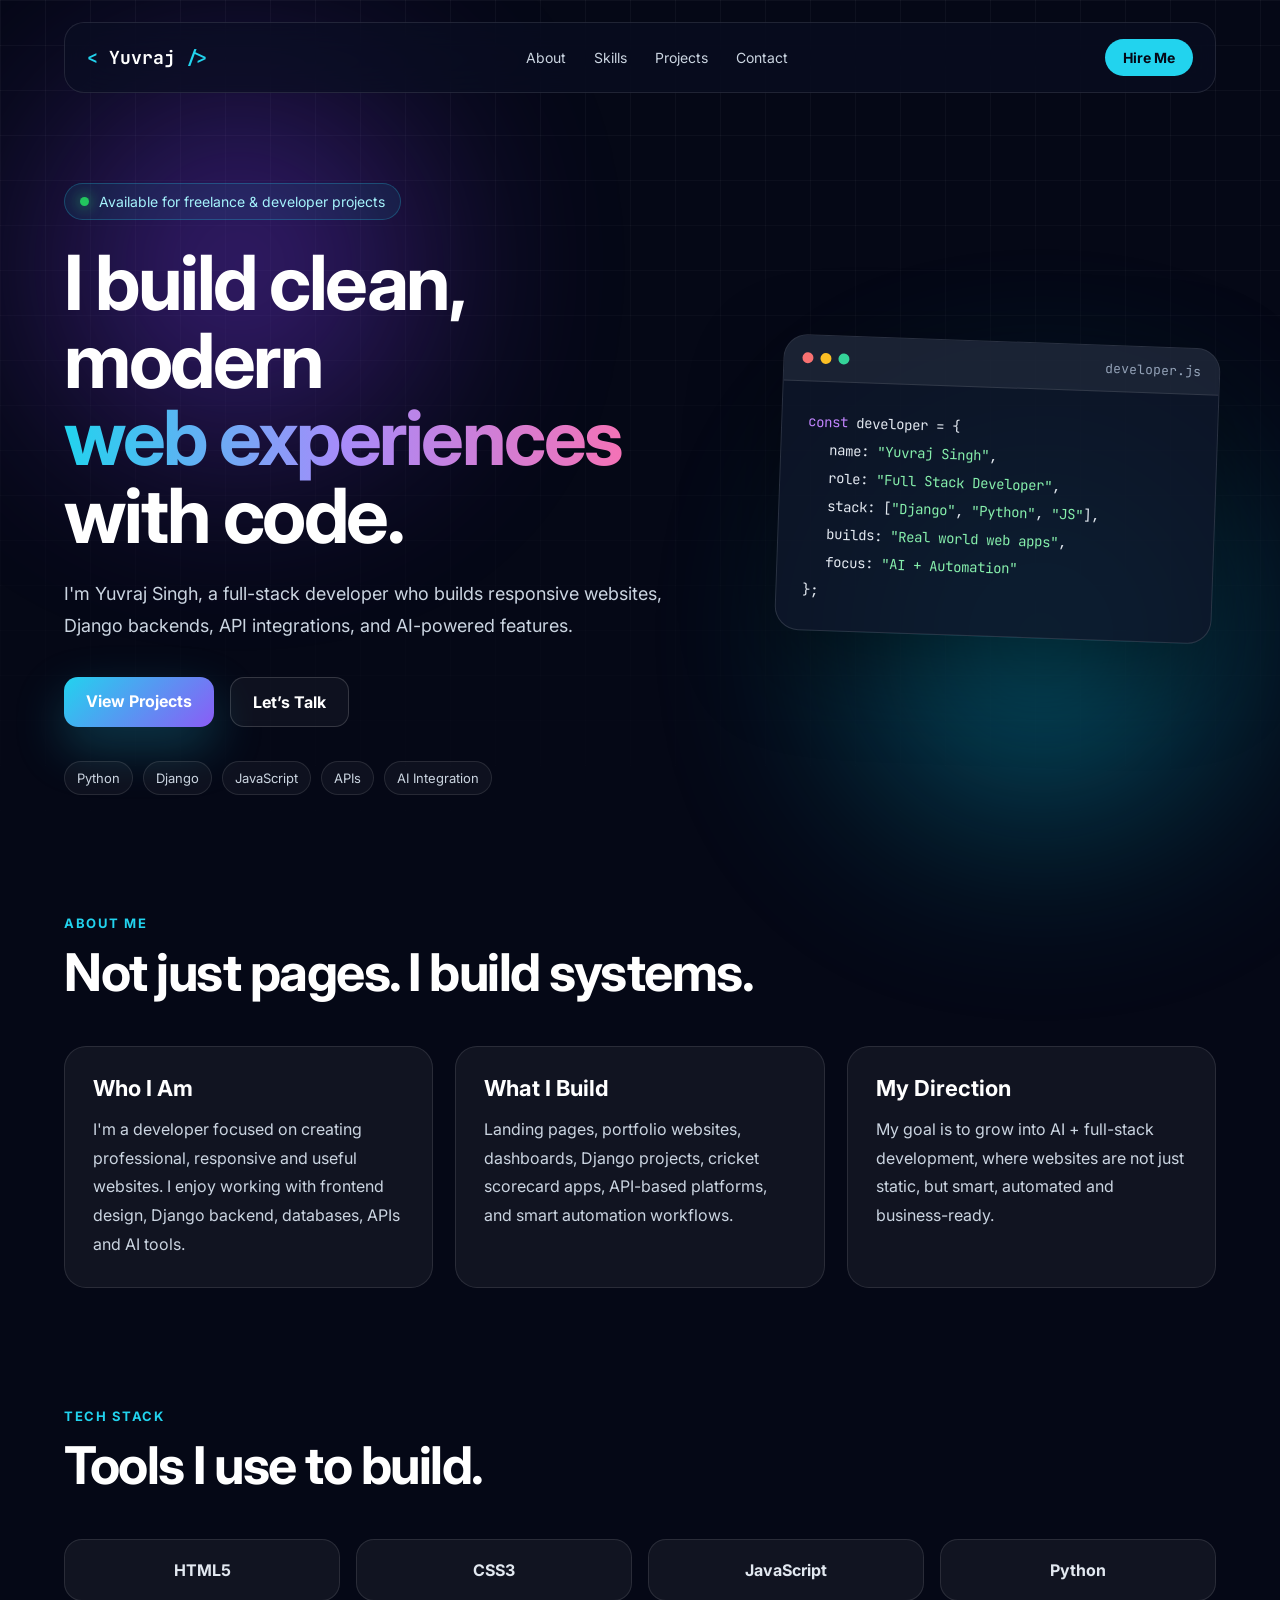
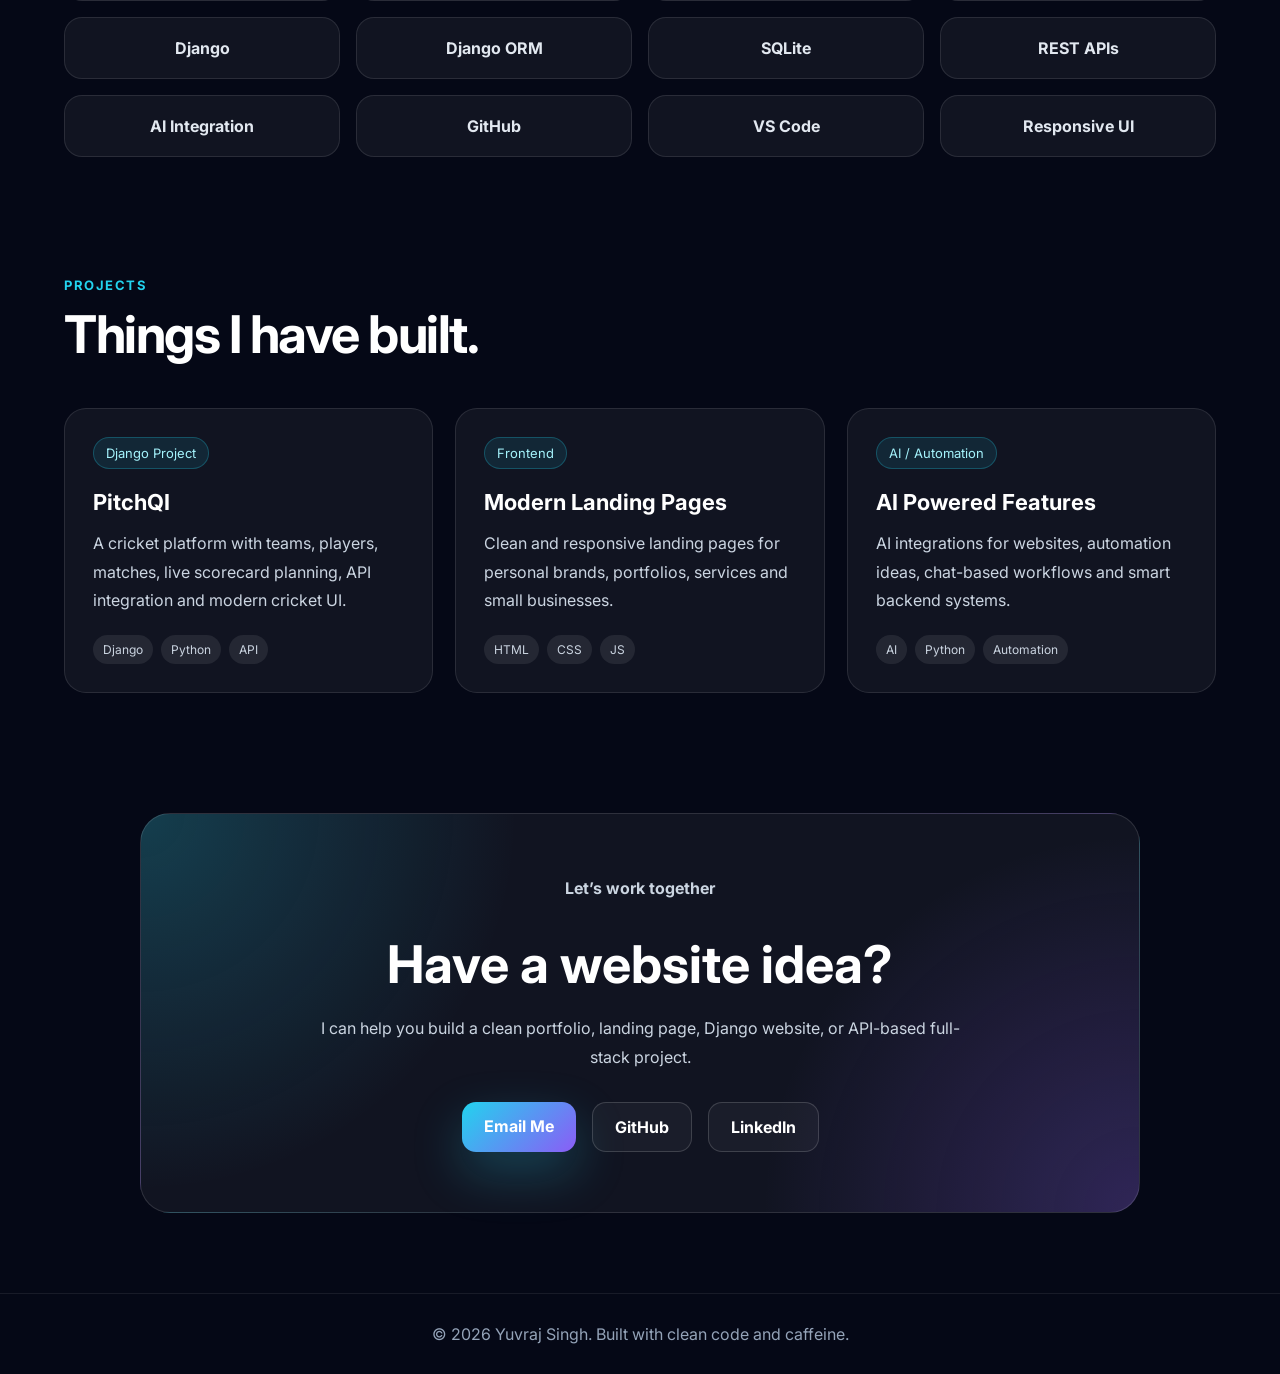
<file: index.html>
<!DOCTYPE html>
<html lang="en">

<head>
    <meta charset="UTF-8" />
    <meta name="viewport" content="width=device-width, initial-scale=1.0" />
    <title>Yuvraj Singh | Full Stack Developer</title>

    <link rel="stylesheet" href="portfolio.css" />

    <!-- Google Font -->
    <link rel="preconnect" href="https://fonts.googleapis.com">
    <link rel="preconnect" href="https://fonts.gstatic.com" crossorigin>
    <link href="https://fonts.googleapis.com/css2?family=Inter:wght@400;500;600;700;800&family=JetBrains+Mono:wght@400;600&display=swap" rel="stylesheet">
</head>

<body>

    <!-- Background Effects -->
    <div class="bg-grid"></div>
    <div class="glow glow-one"></div>
    <div class="glow glow-two"></div>

    <!-- Navbar -->
    <header class="navbar">
        <div class="logo">
            <span>&lt;</span> Yuvraj <span>/&gt;</span>
        </div>

        <nav class="nav-links">
            <a href="#about">About</a>
            <a href="#skills">Skills</a>
            <a href="#projects">Projects</a>
            <a href="#contact">Contact</a>
        </nav>

        <a href="#contact" class="nav-btn">Hire Me</a>
    </header>

    <!-- Hero Section -->
    <section class="hero">
        <div class="hero-content">

            <div class="status-pill">
                <span class="dot"></span>
                Available for freelance & developer projects
            </div>

            <h1>
                I build clean, modern <br />
                <span>web experiences</span> with code.
            </h1>

            <p class="hero-text">
                I'm Yuvraj Singh, a full-stack developer who builds responsive websites,
                Django backends, API integrations, and AI-powered features.
            </p>

            <div class="hero-buttons">
                <a href="#projects" class="primary-btn">View Projects</a>
                <a href="#contact" class="secondary-btn">Let’s Talk</a>
            </div>

            <div class="tech-row">
                <span>Python</span>
                <span>Django</span>
                <span>JavaScript</span>
                <span>APIs</span>
                <span>AI Integration</span>
            </div>
        </div>

        <div class="hero-card">
            <div class="card-top">
                <div class="mac-dots">
                    <span></span>
                    <span></span>
                    <span></span>
                </div>
                <p>developer.js</p>
            </div>

            <div class="code-box">
                <p><span class="purple">const</span> developer = {</p>
                <p class="indent">name: <span class="green">"Yuvraj Singh"</span>,</p>
                <p class="indent">role: <span class="green">"Full Stack Developer"</span>,</p>
                <p class="indent">stack: [<span class="green">"Django"</span>, <span class="green">"Python"</span>, <span class="green">"JS"</span>],</p>
                <p class="indent">builds: <span class="green">"Real world web apps"</span>,</p>
                <p class="indent">focus: <span class="green">"AI + Automation"</span></p>
                <p>};</p>
            </div>
        </div>
    </section>

    <!-- About -->
    <section class="section" id="about">
        <div class="section-heading">
            <p>About Me</p>
            <h2>Not just pages. I build systems.</h2>
        </div>

        <div class="about-grid">
            <div class="about-card">
                <h3>Who I Am</h3>
                <p>
                    I'm a developer focused on creating professional, responsive and useful websites.
                    I enjoy working with frontend design, Django backend, databases, APIs and AI tools.
                </p>
            </div>

            <div class="about-card">
                <h3>What I Build</h3>
                <p>
                    Landing pages, portfolio websites, dashboards, Django projects, cricket scorecard apps,
                    API-based platforms, and smart automation workflows.
                </p>
            </div>

            <div class="about-card">
                <h3>My Direction</h3>
                <p>
                    My goal is to grow into AI + full-stack development, where websites are not just static,
                    but smart, automated and business-ready.
                </p>
            </div>
        </div>
    </section>

    <!-- Skills -->
    <section class="section" id="skills">
        <div class="section-heading">
            <p>Tech Stack</p>
            <h2>Tools I use to build.</h2>
        </div>

        <div class="skills-grid">
            <div class="skill-card">HTML5</div>
            <div class="skill-card">CSS3</div>
            <div class="skill-card">JavaScript</div>
            <div class="skill-card">Python</div>
            <div class="skill-card">Django</div>
            <div class="skill-card">Django ORM</div>
            <div class="skill-card">SQLite</div>
            <div class="skill-card">REST APIs</div>
            <div class="skill-card">AI Integration</div>
            <div class="skill-card">GitHub</div>
            <div class="skill-card">VS Code</div>
            <div class="skill-card">Responsive UI</div>
        </div>
    </section>

    <!-- Projects -->
    <section class="section" id="projects">
        <div class="section-heading">
            <p>Projects</p>
            <h2>Things I have built.</h2>
        </div>

        <div class="projects-grid">

            <div class="project-card">
                <div class="project-tag">Django Project</div>
                <h3>PitchQI</h3>
                <p>
                    A cricket platform with teams, players, matches, live scorecard planning,
                    API integration and modern cricket UI.
                </p>
                <div class="project-tech">
                    <span>Django</span>
                    <span>Python</span>
                    <span>API</span>
                </div>
            </div>

            <div class="project-card">
                <div class="project-tag">Frontend</div>
                <h3>Modern Landing Pages</h3>
                <p>
                    Clean and responsive landing pages for personal brands, portfolios,
                    services and small businesses.
                </p>
                <div class="project-tech">
                    <span>HTML</span>
                    <span>CSS</span>
                    <span>JS</span>
                </div>
            </div>

            <div class="project-card">
                <div class="project-tag">AI / Automation</div>
                <h3>AI Powered Features</h3>
                <p>
                    AI integrations for websites, automation ideas, chat-based workflows
                    and smart backend systems.
                </p>
                <div class="project-tech">
                    <span>AI</span>
                    <span>Python</span>
                    <span>Automation</span>
                </div>
            </div>

        </div>
    </section>

    <!-- Contact -->
    <section class="contact-section" id="contact">
        <div class="contact-box">
            <p class="contact-label">Let’s work together</p>
            <h2>Have a website idea?</h2>
            <p>
                I can help you build a clean portfolio, landing page, Django website,
                or API-based full-stack project.
            </p>

            <div class="contact-actions">
                <a href="mailto:contact.yuvicreates@gmail.com" class="primary-btn">Email Me</a>
                <a href="https://github.com/Yuvraj14singh" class="secondary-btn">GitHub</a>
                <a href="https://www.linkedin.com/in/yuvraj-singh-127b88280/" class="secondary-btn" target="_blank" rel="noopener noreferrer">LinkedIn</a>
            </div>
        </div>
    </section>

    <footer>
        <p>© 2026 Yuvraj Singh. Built with clean code and caffeine.</p>
    </footer>

    <script src="portfolio.js"></script>
</body>

</html>
</file>
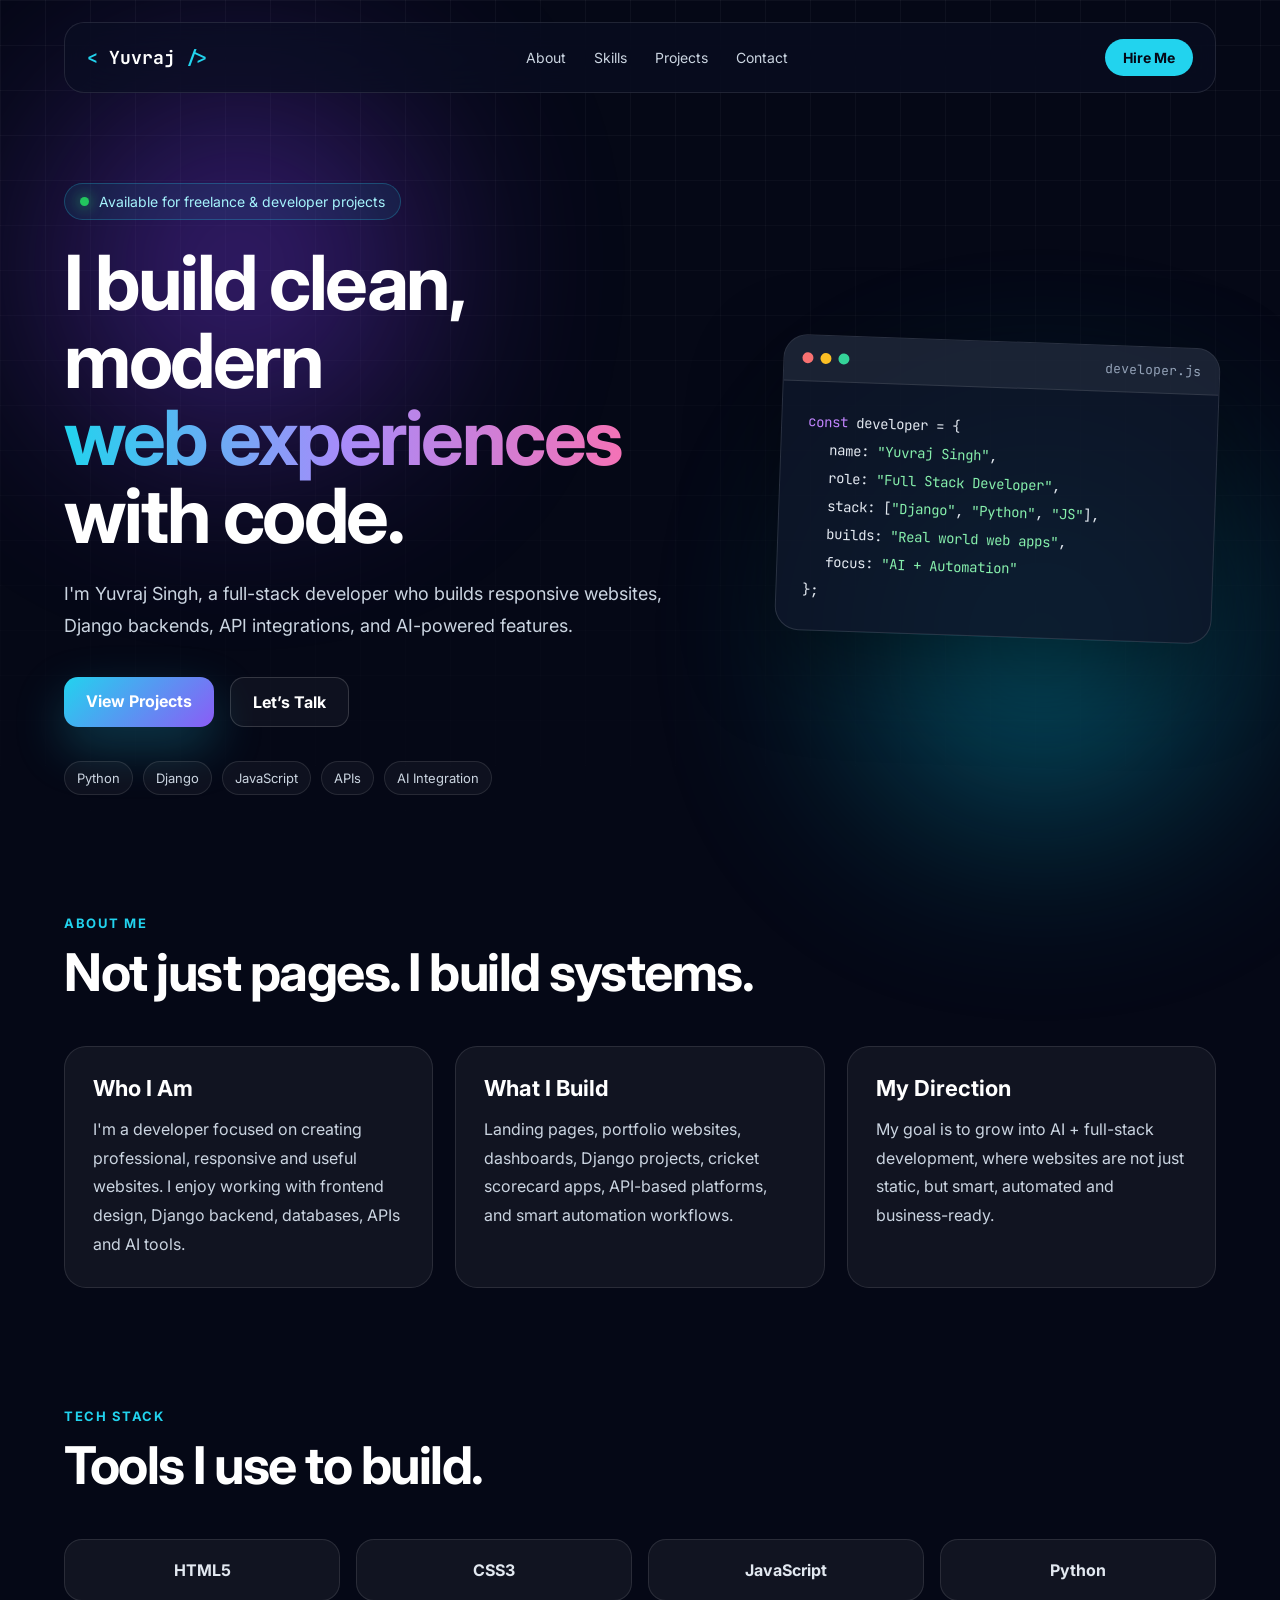
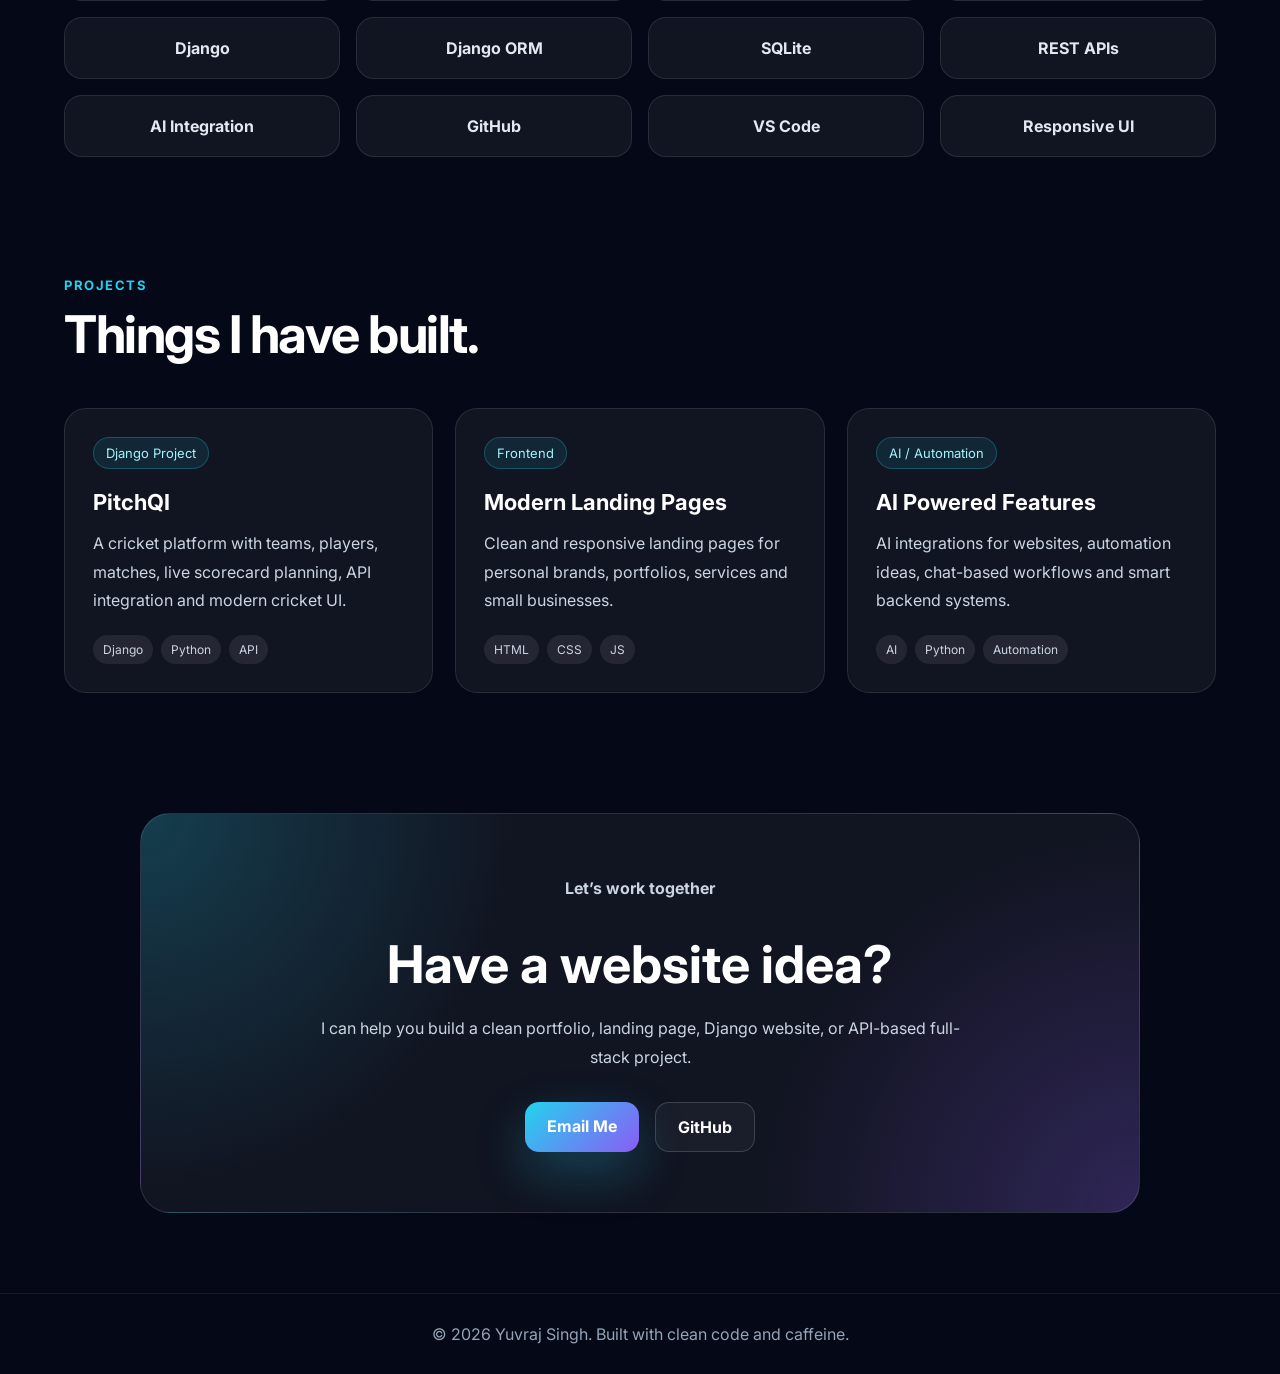
<file: Portfolio.html>
<!DOCTYPE html>
<html lang="en">

<head>
    <meta charset="UTF-8" />
    <meta name="viewport" content="width=device-width, initial-scale=1.0" />
    <title>Yuvraj Singh | Full Stack Developer</title>

    <link rel="stylesheet" href="portfolio.css" />

    <!-- Google Font -->
    <link rel="preconnect" href="https://fonts.googleapis.com">
    <link rel="preconnect" href="https://fonts.gstatic.com" crossorigin>
    <link href="https://fonts.googleapis.com/css2?family=Inter:wght@400;500;600;700;800&family=JetBrains+Mono:wght@400;600&display=swap" rel="stylesheet">
</head>

<body>

    <!-- Background Effects -->
    <div class="bg-grid"></div>
    <div class="glow glow-one"></div>
    <div class="glow glow-two"></div>

    <!-- Navbar -->
    <header class="navbar">
        <div class="logo">
            <span>&lt;</span> Yuvraj <span>/&gt;</span>
        </div>

        <nav class="nav-links">
            <a href="#about">About</a>
            <a href="#skills">Skills</a>
            <a href="#projects">Projects</a>
            <a href="#contact">Contact</a>
        </nav>

        <a href="#contact" class="nav-btn">Hire Me</a>
    </header>

    <!-- Hero Section -->
    <section class="hero">
        <div class="hero-content">

            <div class="status-pill">
                <span class="dot"></span>
                Available for freelance & developer projects
            </div>

            <h1>
                I build clean, modern <br />
                <span>web experiences</span> with code.
            </h1>

            <p class="hero-text">
                I'm Yuvraj Singh, a full-stack developer who builds responsive websites,
                Django backends, API integrations, and AI-powered features.
            </p>

            <div class="hero-buttons">
                <a href="#projects" class="primary-btn">View Projects</a>
                <a href="#contact" class="secondary-btn">Let’s Talk</a>
            </div>

            <div class="tech-row">
                <span>Python</span>
                <span>Django</span>
                <span>JavaScript</span>
                <span>APIs</span>
                <span>AI Integration</span>
            </div>
        </div>

        <div class="hero-card">
            <div class="card-top">
                <div class="mac-dots">
                    <span></span>
                    <span></span>
                    <span></span>
                </div>
                <p>developer.js</p>
            </div>

            <div class="code-box">
                <p><span class="purple">const</span> developer = {</p>
                <p class="indent">name: <span class="green">"Yuvraj Singh"</span>,</p>
                <p class="indent">role: <span class="green">"Full Stack Developer"</span>,</p>
                <p class="indent">stack: [<span class="green">"Django"</span>, <span class="green">"Python"</span>, <span class="green">"JS"</span>],</p>
                <p class="indent">builds: <span class="green">"Real world web apps"</span>,</p>
                <p class="indent">focus: <span class="green">"AI + Automation"</span></p>
                <p>};</p>
            </div>
        </div>
    </section>

    <!-- About -->
    <section class="section" id="about">
        <div class="section-heading">
            <p>About Me</p>
            <h2>Not just pages. I build systems.</h2>
        </div>

        <div class="about-grid">
            <div class="about-card">
                <h3>Who I Am</h3>
                <p>
                    I'm a developer focused on creating professional, responsive and useful websites.
                    I enjoy working with frontend design, Django backend, databases, APIs and AI tools.
                </p>
            </div>

            <div class="about-card">
                <h3>What I Build</h3>
                <p>
                    Landing pages, portfolio websites, dashboards, Django projects, cricket scorecard apps,
                    API-based platforms, and smart automation workflows.
                </p>
            </div>

            <div class="about-card">
                <h3>My Direction</h3>
                <p>
                    My goal is to grow into AI + full-stack development, where websites are not just static,
                    but smart, automated and business-ready.
                </p>
            </div>
        </div>
    </section>

    <!-- Skills -->
    <section class="section" id="skills">
        <div class="section-heading">
            <p>Tech Stack</p>
            <h2>Tools I use to build.</h2>
        </div>

        <div class="skills-grid">
            <div class="skill-card">HTML5</div>
            <div class="skill-card">CSS3</div>
            <div class="skill-card">JavaScript</div>
            <div class="skill-card">Python</div>
            <div class="skill-card">Django</div>
            <div class="skill-card">Django ORM</div>
            <div class="skill-card">SQLite</div>
            <div class="skill-card">REST APIs</div>
            <div class="skill-card">AI Integration</div>
            <div class="skill-card">GitHub</div>
            <div class="skill-card">VS Code</div>
            <div class="skill-card">Responsive UI</div>
        </div>
    </section>

    <!-- Projects -->
    <section class="section" id="projects">
        <div class="section-heading">
            <p>Projects</p>
            <h2>Things I have built.</h2>
        </div>

        <div class="projects-grid">

            <div class="project-card">
                <div class="project-tag">Django Project</div>
                <h3>PitchQI</h3>
                <p>
                    A cricket platform with teams, players, matches, live scorecard planning,
                    API integration and modern cricket UI.
                </p>
                <div class="project-tech">
                    <span>Django</span>
                    <span>Python</span>
                    <span>API</span>
                </div>
            </div>

            <div class="project-card">
                <div class="project-tag">Frontend</div>
                <h3>Modern Landing Pages</h3>
                <p>
                    Clean and responsive landing pages for personal brands, portfolios,
                    services and small businesses.
                </p>
                <div class="project-tech">
                    <span>HTML</span>
                    <span>CSS</span>
                    <span>JS</span>
                </div>
            </div>

            <div class="project-card">
                <div class="project-tag">AI / Automation</div>
                <h3>AI Powered Features</h3>
                <p>
                    AI integrations for websites, automation ideas, chat-based workflows
                    and smart backend systems.
                </p>
                <div class="project-tech">
                    <span>AI</span>
                    <span>Python</span>
                    <span>Automation</span>
                </div>
            </div>

        </div>
    </section>

    <!-- Contact -->
    <section class="contact-section" id="contact">
        <div class="contact-box">
            <p class="contact-label">Let’s work together</p>
            <h2>Have a website idea?</h2>
            <p>
                I can help you build a clean portfolio, landing page, Django website,
                or API-based full-stack project.
            </p>

            <div class="contact-actions">
                <a href="mailto:singhyuvraj200314@gmail.com" class="primary-btn">Email Me</a>
                <a href="#" class="secondary-btn">GitHub</a>
            </div>
        </div>
    </section>

    <footer>
        <p>© 2026 Yuvraj Singh. Built with clean code and caffeine.</p>
    </footer>

    <script src="portfolio.js"></script>
</body>

</html>
</file>
<file: portfolio.css>
* {
  margin: 0;
  padding: 0;
  box-sizing: border-box;
}

html {
  scroll-behavior: smooth;
}

body {
  font-family: "Inter", sans-serif;
  background: #050816;
  color: #ffffff;
  overflow-x: hidden;
}

/* Background */
.bg-grid {
  position: fixed;
  inset: 0;
  background-image:
    linear-gradient(rgba(255,255,255,0.04) 1px, transparent 1px),
    linear-gradient(90deg, rgba(255,255,255,0.04) 1px, transparent 1px);
  background-size: 45px 45px;
  mask-image: linear-gradient(to bottom, black, transparent);
  z-index: -3;
}

.glow {
  position: fixed;
  width: 350px;
  height: 350px;
  border-radius: 50%;
  filter: blur(110px);
  opacity: 0.45;
  z-index: -2;
}

.glow-one {
  background: #7c3aed;
  top: 10%;
  left: 5%;
}

.glow-two {
  background: #06b6d4;
  bottom: 10%;
  right: 5%;
}

/* Navbar */
.navbar {
  width: 90%;
  max-width: 1200px;
  margin: 22px auto;
  padding: 16px 22px;
  border: 1px solid rgba(255,255,255,0.1);
  background: rgba(10, 15, 35, 0.65);
  backdrop-filter: blur(18px);
  border-radius: 20px;

  display: flex;
  align-items: center;
  justify-content: space-between;

  position: sticky;
  top: 18px;
  z-index: 100;
}

.logo {
  font-family: "JetBrains Mono", monospace;
  font-weight: 700;
  font-size: 18px;
}

.logo span {
  color: #22d3ee;
}

.nav-links {
  display: flex;
  gap: 28px;
}

.nav-links a,
.nav-btn,
.primary-btn,
.secondary-btn {
  text-decoration: none;
}

.nav-links a {
  color: #cbd5e1;
  font-size: 14px;
  transition: 0.3s ease;
}

.nav-links a:hover {
  color: #22d3ee;
}

.nav-btn {
  color: #050816;
  background: #22d3ee;
  padding: 10px 18px;
  border-radius: 999px;
  font-weight: 700;
  font-size: 14px;
}

/* Hero */
.hero {
  width: 90%;
  max-width: 1200px;
  margin: 90px auto 120px;
  display: grid;
  grid-template-columns: 1.2fr 0.8fr;
  align-items: center;
  gap: 60px;
}

.status-pill {
  width: fit-content;
  padding: 9px 15px;
  border-radius: 999px;
  background: rgba(34, 211, 238, 0.08);
  border: 1px solid rgba(34, 211, 238, 0.25);
  color: #a5f3fc;
  font-size: 14px;
  margin-bottom: 24px;

  display: flex;
  align-items: center;
  gap: 10px;
}

.dot {
  width: 9px;
  height: 9px;
  background: #22c55e;
  border-radius: 50%;
  box-shadow: 0 0 14px #22c55e;
}

.hero h1 {
  font-size: clamp(42px, 7vw, 76px);
  line-height: 1.02;
  letter-spacing: -2.5px;
  margin-bottom: 24px;
}

.hero h1 span {
  background: linear-gradient(90deg, #22d3ee, #a78bfa, #f472b6);
  -webkit-background-clip: text;
  color: transparent;
}

.hero-text {
  max-width: 650px;
  color: #cbd5e1;
  font-size: 18px;
  line-height: 1.8;
  margin-bottom: 34px;
}

.hero-buttons {
  display: flex;
  gap: 16px;
  margin-bottom: 34px;
}

.primary-btn,
.secondary-btn {
  padding: 14px 22px;
  border-radius: 14px;
  font-weight: 700;
  transition: 0.3s ease;
}

.primary-btn {
  background: linear-gradient(135deg, #22d3ee, #8b5cf6);
  color: white;
  box-shadow: 0 20px 50px rgba(34, 211, 238, 0.25);
}

.primary-btn:hover {
  transform: translateY(-3px);
}

.secondary-btn {
  color: white;
  border: 1px solid rgba(255,255,255,0.16);
  background: rgba(255,255,255,0.04);
}

.secondary-btn:hover {
  border-color: #22d3ee;
  transform: translateY(-3px);
}

.tech-row {
  display: flex;
  flex-wrap: wrap;
  gap: 10px;
}

.tech-row span {
  color: #cbd5e1;
  font-size: 13px;
  padding: 8px 12px;
  border: 1px solid rgba(255,255,255,0.1);
  background: rgba(255,255,255,0.04);
  border-radius: 999px;
}

/* Hero Code Card */
.hero-card {
  border-radius: 24px;
  background: rgba(15, 23, 42, 0.85);
  border: 1px solid rgba(255,255,255,0.12);
  box-shadow: 0 30px 90px rgba(0,0,0,0.45);
  overflow: hidden;
  transform: rotate(2deg);
  transition: 0.4s ease;
}

.hero-card:hover {
  transform: rotate(0deg) translateY(-8px);
}

.card-top {
  padding: 14px 18px;
  background: rgba(255,255,255,0.06);
  border-bottom: 1px solid rgba(255,255,255,0.1);

  display: flex;
  align-items: center;
  justify-content: space-between;
}

.card-top p {
  font-family: "JetBrains Mono", monospace;
  color: #94a3b8;
  font-size: 13px;
}

.mac-dots {
  display: flex;
  gap: 7px;
}

.mac-dots span {
  width: 11px;
  height: 11px;
  border-radius: 50%;
  background: #f87171;
}

.mac-dots span:nth-child(2) {
  background: #fbbf24;
}

.mac-dots span:nth-child(3) {
  background: #34d399;
}

.code-box {
  padding: 26px;
  font-family: "JetBrains Mono", monospace;
  font-size: 14px;
  line-height: 2;
  color: #e2e8f0;
}

.indent {
  padding-left: 22px;
}

.purple {
  color: #c084fc;
}

.green {
  color: #86efac;
}

/* Sections */
.section {
  width: 90%;
  max-width: 1200px;
  margin: 0 auto 120px;
}

.section-heading {
  margin-bottom: 42px;
}

.section-heading p {
  color: #22d3ee;
  font-weight: 700;
  margin-bottom: 10px;
  text-transform: uppercase;
  letter-spacing: 1.5px;
  font-size: 13px;
}

.section-heading h2 {
  font-size: clamp(32px, 5vw, 52px);
  letter-spacing: -1.5px;
}

/* About */
.about-grid,
.projects-grid {
  display: grid;
  grid-template-columns: repeat(3, 1fr);
  gap: 22px;
}

.about-card,
.project-card {
  padding: 28px;
  border-radius: 22px;
  background: rgba(255,255,255,0.05);
  border: 1px solid rgba(255,255,255,0.1);
  transition: 0.3s ease;
}

.about-card:hover,
.project-card:hover,
.skill-card:hover {
  transform: translateY(-8px);
  border-color: rgba(34, 211, 238, 0.45);
  background: rgba(34, 211, 238, 0.07);
}

.about-card h3,
.project-card h3 {
  font-size: 22px;
  margin-bottom: 14px;
}

.about-card p,
.project-card p {
  color: #cbd5e1;
  line-height: 1.8;
}

/* Skills */
.skills-grid {
  display: grid;
  grid-template-columns: repeat(4, 1fr);
  gap: 16px;
}

.skill-card {
  padding: 20px;
  border-radius: 18px;
  text-align: center;
  font-weight: 700;
  color: #e2e8f0;
  background: rgba(255,255,255,0.05);
  border: 1px solid rgba(255,255,255,0.1);
  transition: 0.3s ease;
}

/* Projects */
.project-tag {
  width: fit-content;
  padding: 7px 12px;
  border-radius: 999px;
  color: #a5f3fc;
  background: rgba(34, 211, 238, 0.1);
  border: 1px solid rgba(34, 211, 238, 0.25);
  font-size: 13px;
  margin-bottom: 20px;
}

.project-tech {
  display: flex;
  flex-wrap: wrap;
  gap: 8px;
  margin-top: 20px;
}

.project-tech span {
  font-size: 12px;
  padding: 7px 10px;
  border-radius: 999px;
  background: rgba(255,255,255,0.08);
  color: #cbd5e1;
}

/* Contact */
.contact-section {
  width: 90%;
  max-width: 1000px;
  margin: 0 auto 80px;
}

.contact-box {
  text-align: center;
  padding: 60px 30px;
  border-radius: 30px;
  background:
    radial-gradient(circle at top left, rgba(34, 211, 238, 0.22), transparent 35%),
    radial-gradient(circle at bottom right, rgba(139, 92, 246, 0.25), transparent 35%),
    rgba(255,255,255,0.05);
  border: 1px solid rgba(255,255,255,0.12);
}

.contact-label {
  color: #22d3ee;
  font-weight: 700;
  margin-bottom: 10px;
}

.contact-box h2 {
  font-size: clamp(32px, 5vw, 52px);
  margin-bottom: 18px;
}

.contact-box p {
  max-width: 650px;
  margin: 0 auto 30px;
  color: #cbd5e1;
  line-height: 1.8;
}

.contact-actions {
  display: flex;
  justify-content: center;
  gap: 16px;
}

footer {
  text-align: center;
  padding: 30px;
  color: #94a3b8;
  border-top: 1px solid rgba(255,255,255,0.08);
}

/* Responsive */
@media (max-width: 900px) {
  .nav-links {
    display: none;
  }

  .hero {
    grid-template-columns: 1fr;
    margin-top: 60px;
  }

  .hero-card {
    transform: rotate(0deg);
  }

  .about-grid,
  .projects-grid {
    grid-template-columns: 1fr;
  }

  .skills-grid {
    grid-template-columns: repeat(2, 1fr);
  }
}

@media (max-width: 500px) {
  .navbar {
    width: 94%;
  }

  .nav-btn {
    display: none;
  }

  .hero-buttons,
  .contact-actions {
    flex-direction: column;
  }

  .skills-grid {
    grid-template-columns: 1fr;
  }

  .code-box {
    font-size: 12px;
    padding: 20px;
  }
}
</file>
